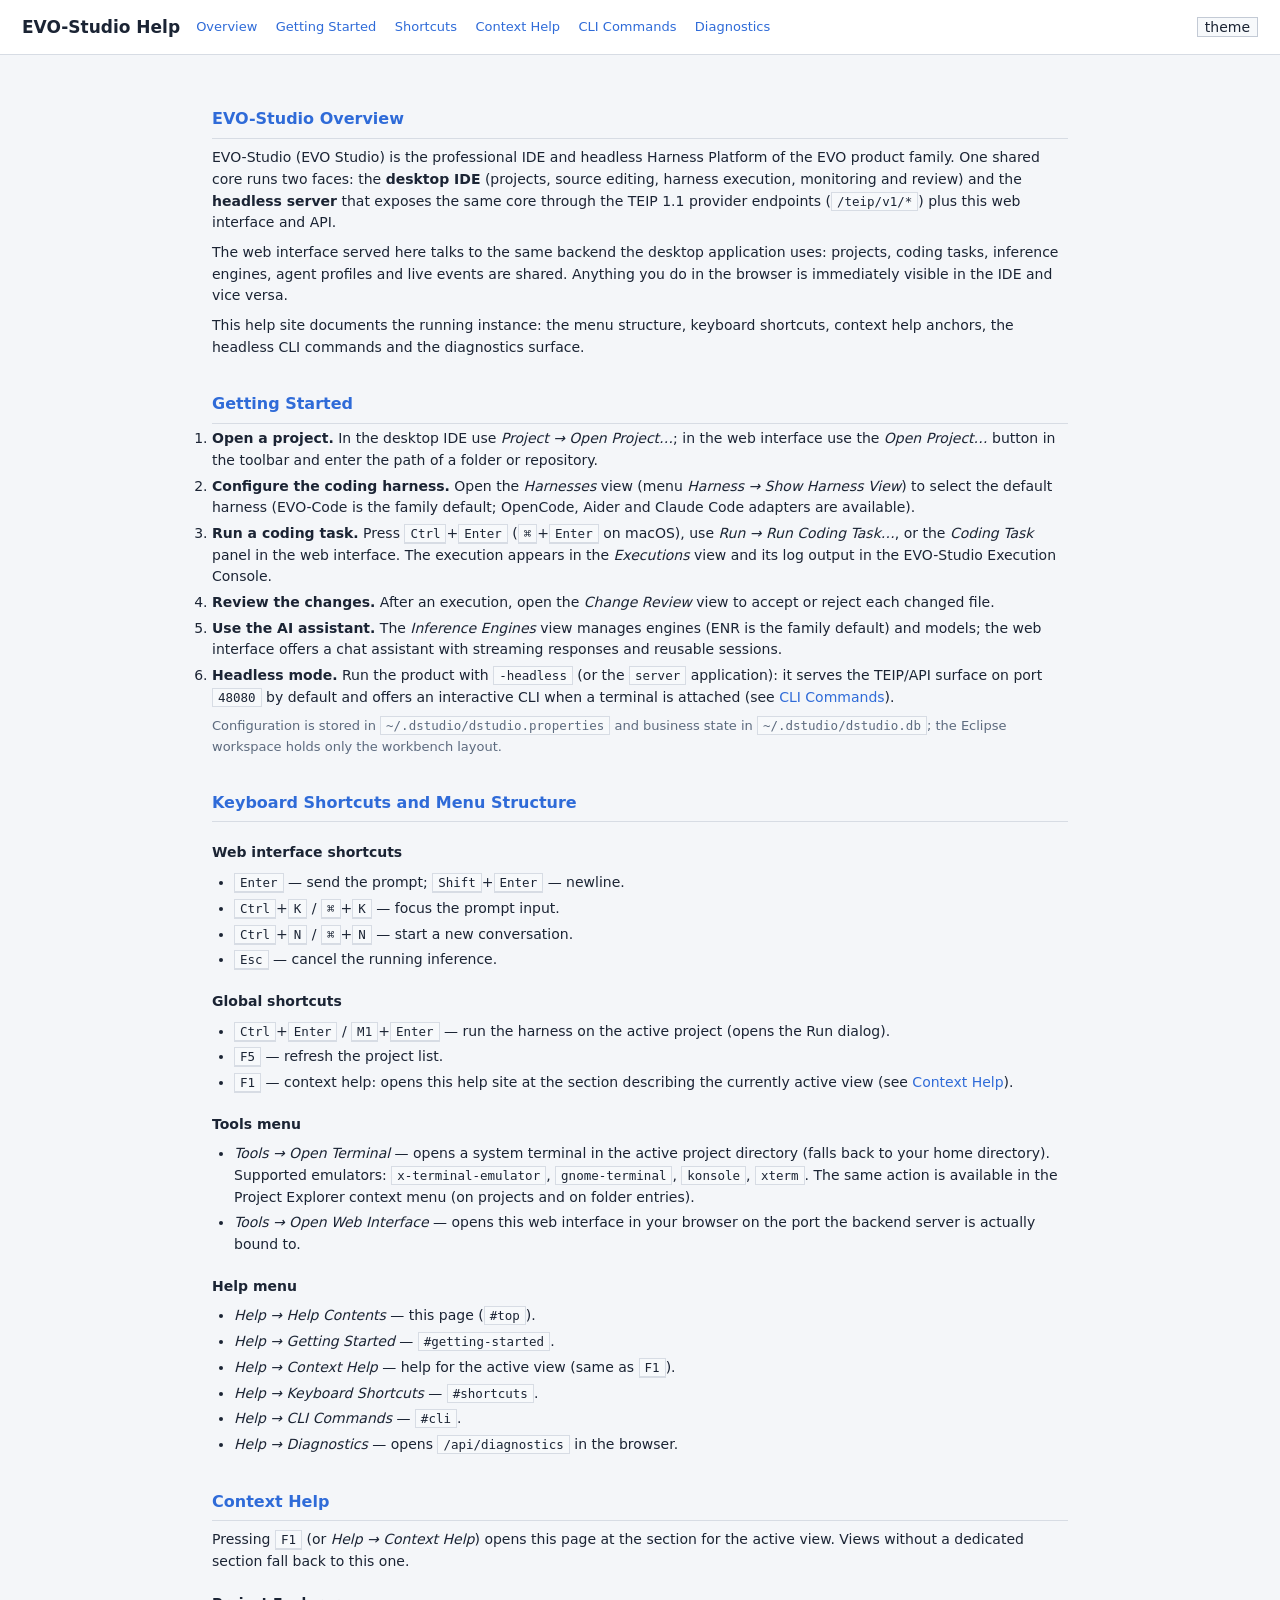
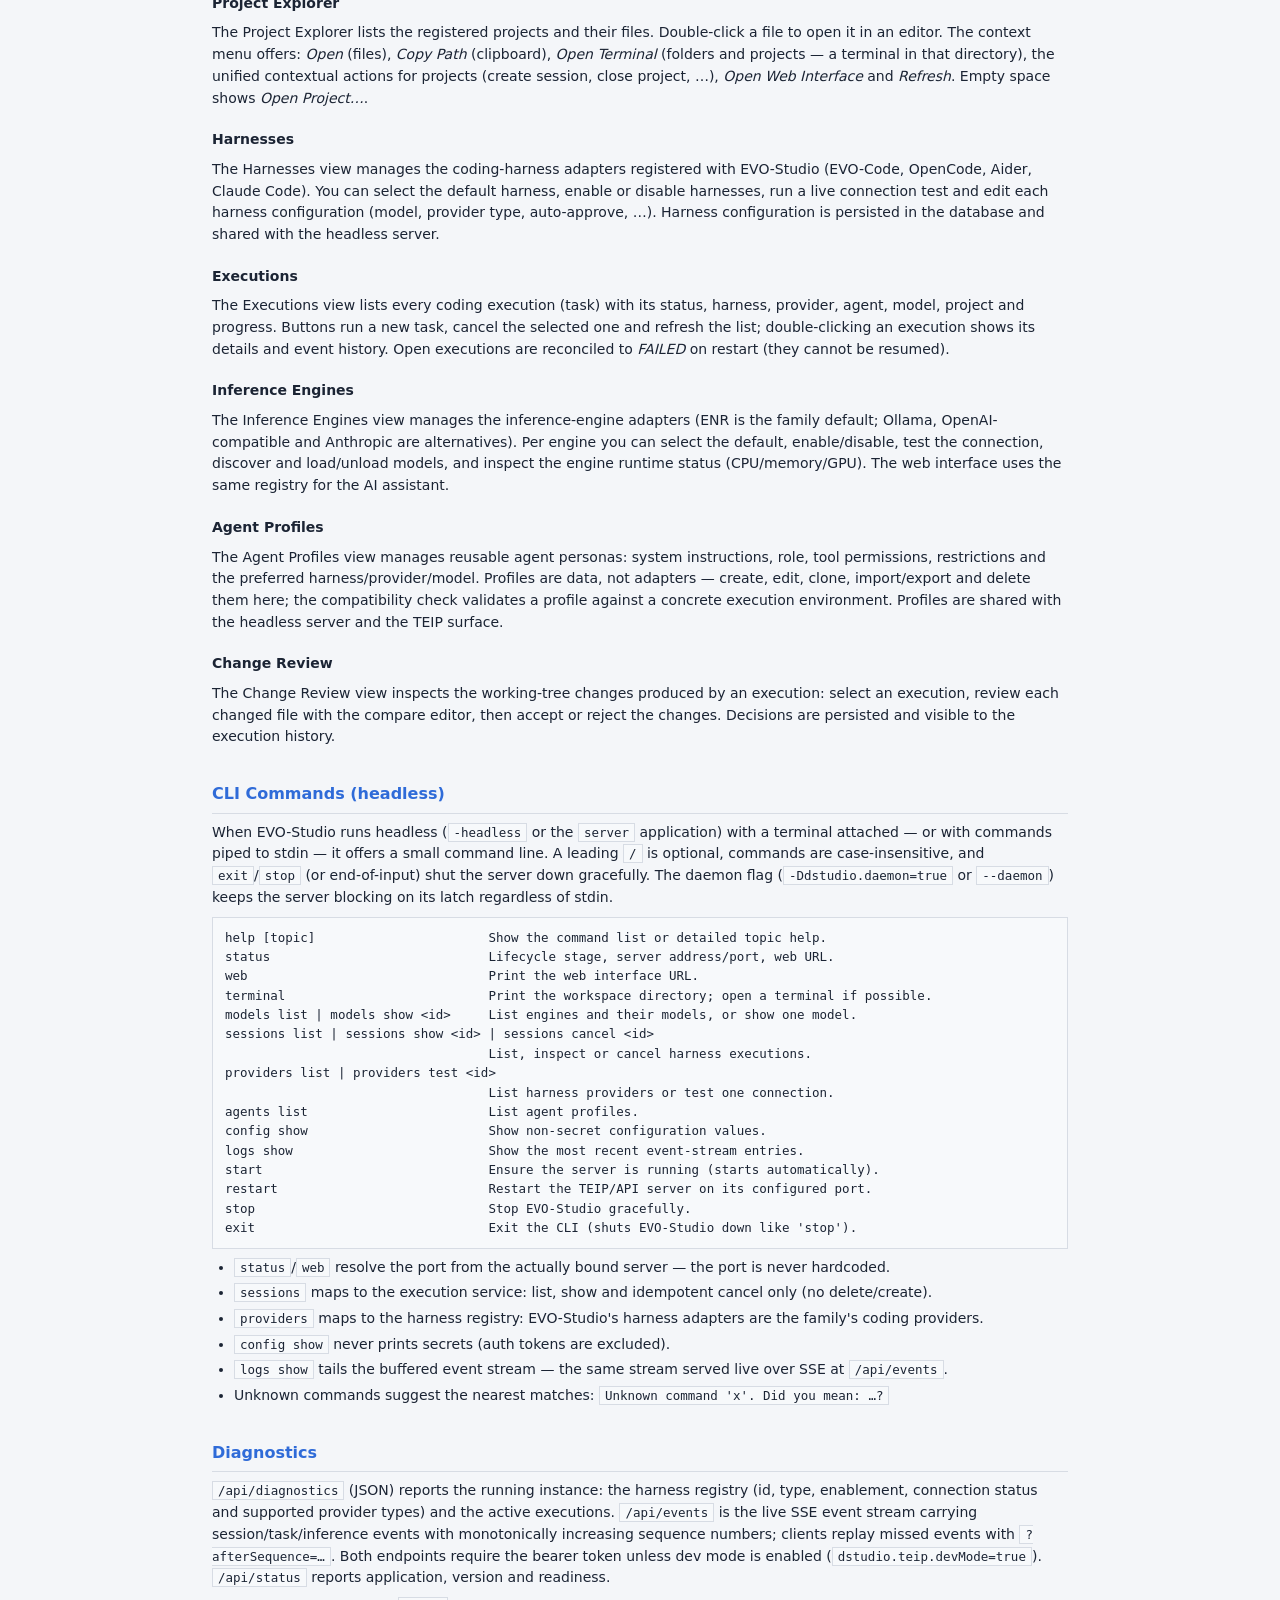
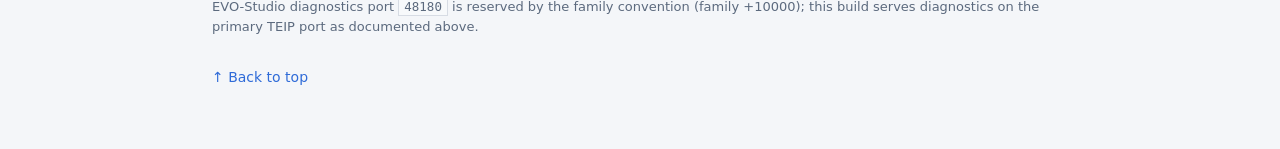
<file: plugins/eu.kalafatic.dstudio.teip/web/help.html>
<!DOCTYPE html>
<html lang="en" data-theme="light">
<head>
<meta charset="utf-8">
<meta name="viewport" content="width=device-width, initial-scale=1">
<title>EVO-Studio — Help</title>
<link rel="stylesheet" href="style.css">
<style>
/* Help-specific layout over the shared UPM design tokens in style.css. */
* { box-sizing: border-box; }
body {
  margin: 0; font-family: var(--sans, "Segoe UI", sans-serif); font-size: 14px;
  background: var(--bg); color: var(--text); line-height: 1.55;
}
header {
  padding: 14px 22px; background: var(--panel); border-bottom: 1px solid var(--border);
  position: sticky; top: 0; display: flex; align-items: center; gap: 16px; flex-wrap: wrap;
}
header h1 { font-size: 17px; margin: 0; font-weight: 600; }
header nav a { color: var(--accent); text-decoration: none; margin-right: 14px; font-size: 13px; }
header nav a:hover { text-decoration: underline; }
header .spacer { flex: 1; }
main { max-width: 900px; margin: 0 auto; padding: 18px 22px 60px; }
h2 {
  font-size: 16px; color: var(--accent); border-bottom: 1px solid var(--border);
  padding-bottom: 6px; margin-top: 34px;
}
h3 { font-size: 14px; margin: 20px 0 6px; color: var(--text); }
p { margin: 8px 0; }
code, kbd, pre {
  font-family: var(--mono); font-size: 12.5px;
  background: var(--panel2); border: 1px solid var(--border); border-radius: 4px;
  padding: 1px 5px;
}
pre { padding: 10px 12px; overflow-x: auto; }
pre code { border: none; background: none; padding: 0; }
kbd {
  background: var(--panel2); border-bottom-width: 2px; color: var(--text);
  white-space: nowrap;
}
ul { margin: 8px 0; padding-left: 22px; }
li { margin: 4px 0; }
.note { color: var(--muted); font-size: 13px; }
.back { display: inline-block; margin-top: 22px; color: var(--accent); text-decoration: none; }
.back:hover { text-decoration: underline; }
</style>
</head>
<body>
<header>
  <h1>EVO-Studio Help</h1>
  <nav>
    <a href="#top">Overview</a>
    <a href="#getting-started">Getting Started</a>
    <a href="#shortcuts">Shortcuts</a>
    <a href="#context">Context Help</a>
    <a href="#cli">CLI Commands</a>
    <a href="#diagnostics">Diagnostics</a>
  </nav>
  <span class="spacer"></span>
  <button id="btn-theme" class="btn btn-small" title="Toggle light/dark theme">theme</button>
</header>
<main>

<h2 id="top">EVO-Studio Overview</h2>
<p>EVO-Studio (EVO Studio) is the professional IDE and headless Harness Platform of the
EVO product family. One shared core runs two faces: the <strong>desktop IDE</strong>
(projects, source editing, harness execution, monitoring and review) and the
<strong>headless server</strong> that exposes the same core through the TEIP&nbsp;1.1
provider endpoints (<code>/teip/v1/*</code>) plus this web interface and API.</p>
<p>The web interface served here talks to the same backend the desktop application
uses: projects, coding tasks, inference engines, agent profiles and live events are
shared. Anything you do in the browser is immediately visible in the IDE and vice
versa.</p>
<p>This help site documents the running instance: the menu structure, keyboard
shortcuts, context help anchors, the headless CLI commands and the diagnostics
surface.</p>

<h2 id="getting-started">Getting Started</h2>
<ol>
  <li><strong>Open a project.</strong> In the desktop IDE use <em>Project → Open
      Project…</em>; in the web interface use the <em>Open Project…</em> button in the
      toolbar and enter the path of a folder or repository.</li>
  <li><strong>Configure the coding harness.</strong> Open the <em>Harnesses</em> view
      (menu <em>Harness → Show Harness View</em>) to select the default harness
      (EVO-Code is the family default; OpenCode, Aider and Claude Code adapters are
      available).</li>
  <li><strong>Run a coding task.</strong> Press <kbd>Ctrl</kbd>+<kbd>Enter</kbd>
      (<kbd>⌘</kbd>+<kbd>Enter</kbd> on macOS), use <em>Run → Run Coding Task…</em>, or
      the <em>Coding Task</em> panel in the web interface. The execution appears in the
      <em>Executions</em> view and its log output in the EVO-Studio Execution Console.</li>
  <li><strong>Review the changes.</strong> After an execution, open the
      <em>Change Review</em> view to accept or reject each changed file.</li>
  <li><strong>Use the AI assistant.</strong> The <em>Inference Engines</em> view
      manages engines (ENR is the family default) and models; the web interface offers
      a chat assistant with streaming responses and reusable sessions.</li>
  <li><strong>Headless mode.</strong> Run the product with
      <code>-headless</code> (or the <code>server</code> application): it serves the
      TEIP/API surface on port <code>48080</code> by default and offers an interactive
      CLI when a terminal is attached (see <a href="#cli">CLI Commands</a>).</li>
</ol>
<p class="note">Configuration is stored in <code>~/.dstudio/dstudio.properties</code>
and business state in <code>~/.dstudio/dstudio.db</code>; the Eclipse workspace holds
only the workbench layout.</p>

<h2 id="shortcuts">Keyboard Shortcuts and Menu Structure</h2>
<h3>Web interface shortcuts</h3>
<ul>
  <li><kbd>Enter</kbd> — send the prompt; <kbd>Shift</kbd>+<kbd>Enter</kbd> — newline.</li>
  <li><kbd>Ctrl</kbd>+<kbd>K</kbd> / <kbd>⌘</kbd>+<kbd>K</kbd> — focus the prompt input.</li>
  <li><kbd>Ctrl</kbd>+<kbd>N</kbd> / <kbd>⌘</kbd>+<kbd>N</kbd> — start a new conversation.</li>
  <li><kbd>Esc</kbd> — cancel the running inference.</li>
</ul>
<h3>Global shortcuts</h3>
<ul>
  <li><kbd>Ctrl</kbd>+<kbd>Enter</kbd> / <kbd>M1</kbd>+<kbd>Enter</kbd> — run the
      harness on the active project (opens the Run dialog).</li>
  <li><kbd>F5</kbd> — refresh the project list.</li>
  <li><kbd>F1</kbd> — context help: opens this help site at the section describing the
      currently active view (see <a href="#context">Context Help</a>).</li>
</ul>
<h3>Tools menu</h3>
<ul>
  <li><em>Tools → Open Terminal</em> — opens a system terminal in the active project
      directory (falls back to your home directory). Supported emulators:
      <code>x-terminal-emulator</code>, <code>gnome-terminal</code>,
      <code>konsole</code>, <code>xterm</code>. The same action is available in the
      Project Explorer context menu (on projects and on folder entries).</li>
  <li><em>Tools → Open Web Interface</em> — opens this web interface in your browser
      on the port the backend server is actually bound to.</li>
</ul>
<h3>Help menu</h3>
<ul>
  <li><em>Help → Help Contents</em> — this page (<code>#top</code>).</li>
  <li><em>Help → Getting Started</em> — <code>#getting-started</code>.</li>
  <li><em>Help → Context Help</em> — help for the active view (same as
      <kbd>F1</kbd>).</li>
  <li><em>Help → Keyboard Shortcuts</em> — <code>#shortcuts</code>.</li>
  <li><em>Help → CLI Commands</em> — <code>#cli</code>.</li>
  <li><em>Help → Diagnostics</em> — opens <code>/api/diagnostics</code> in the
      browser.</li>
</ul>

<h2 id="context">Context Help</h2>
<p>Pressing <kbd>F1</kbd> (or <em>Help → Context Help</em>) opens this page at the
section for the active view. Views without a dedicated section fall back to this one.</p>

<h3 id="explorer">Project Explorer</h3>
<p>The Project Explorer lists the registered projects and their files. Double-click a
file to open it in an editor. The context menu offers: <em>Open</em> (files),
<em>Copy Path</em> (clipboard), <em>Open Terminal</em> (folders and projects — a
terminal in that directory), the unified contextual actions for projects (create
session, close project, …), <em>Open Web Interface</em> and <em>Refresh</em>. Empty
space shows <em>Open Project…</em>.</p>

<h3 id="harness">Harnesses</h3>
<p>The Harnesses view manages the coding-harness adapters registered with EVO-Studio
(EVO-Code, OpenCode, Aider, Claude Code). You can select the default harness, enable or
disable harnesses, run a live connection test and edit each harness configuration
(model, provider type, auto-approve, …). Harness configuration is persisted in the
database and shared with the headless server.</p>

<h3 id="execution">Executions</h3>
<p>The Executions view lists every coding execution (task) with its status, harness,
provider, agent, model, project and progress. Buttons run a new task, cancel the
selected one and refresh the list; double-clicking an execution shows its details and
event history. Open executions are reconciled to <em>FAILED</em> on restart (they
cannot be resumed).</p>

<h3 id="inference">Inference Engines</h3>
<p>The Inference Engines view manages the inference-engine adapters (ENR is the family
default; Ollama, OpenAI-compatible and Anthropic are alternatives). Per engine you can
select the default, enable/disable, test the connection, discover and load/unload
models, and inspect the engine runtime status (CPU/memory/GPU). The web interface uses
the same registry for the AI assistant.</p>

<h3 id="agents">Agent Profiles</h3>
<p>The Agent Profiles view manages reusable agent personas: system instructions, role,
tool permissions, restrictions and the preferred harness/provider/model. Profiles are
data, not adapters — create, edit, clone, import/export and delete them here; the
compatibility check validates a profile against a concrete execution environment.
Profiles are shared with the headless server and the TEIP surface.</p>

<h3 id="review">Change Review</h3>
<p>The Change Review view inspects the working-tree changes produced by an execution:
select an execution, review each changed file with the compare editor, then accept or
reject the changes. Decisions are persisted and visible to the execution history.</p>

<h2 id="cli">CLI Commands (headless)</h2>
<p>When EVO-Studio runs headless (<code>-headless</code> or the <code>server</code>
application) with a terminal attached — or with commands piped to stdin — it offers a
small command line. A leading <code>/</code> is optional, commands are
case-insensitive, and <code>exit</code>/<code>stop</code> (or end-of-input) shut the
server down gracefully. The daemon flag (<code>-Ddstudio.daemon=true</code> or
<code>--daemon</code>) keeps the server blocking on its latch regardless of stdin.</p>
<pre><code>help [topic]                       Show the command list or detailed topic help.
status                             Lifecycle stage, server address/port, web URL.
web                                Print the web interface URL.
terminal                           Print the workspace directory; open a terminal if possible.
models list | models show &lt;id&gt;     List engines and their models, or show one model.
sessions list | sessions show &lt;id&gt; | sessions cancel &lt;id&gt;
                                   List, inspect or cancel harness executions.
providers list | providers test &lt;id&gt;
                                   List harness providers or test one connection.
agents list                        List agent profiles.
config show                        Show non-secret configuration values.
logs show                          Show the most recent event-stream entries.
start                              Ensure the server is running (starts automatically).
restart                            Restart the TEIP/API server on its configured port.
stop                               Stop EVO-Studio gracefully.
exit                               Exit the CLI (shuts EVO-Studio down like 'stop').
</code></pre>
<ul>
  <li><code>status</code>/<code>web</code> resolve the port from the actually bound
      server — the port is never hardcoded.</li>
  <li><code>sessions</code> maps to the execution service: list, show and idempotent
      cancel only (no delete/create).</li>
  <li><code>providers</code> maps to the harness registry: EVO-Studio's harness adapters
      are the family's coding providers.</li>
  <li><code>config show</code> never prints secrets (auth tokens are excluded).</li>
  <li><code>logs show</code> tails the buffered event stream — the same stream served
      live over SSE at <code>/api/events</code>.</li>
  <li>Unknown commands suggest the nearest matches:
      <code>Unknown command 'x'. Did you mean: …?</code></li>
</ul>

<h2 id="diagnostics">Diagnostics</h2>
<p><code>/api/diagnostics</code> (JSON) reports the running instance: the harness
registry (id, type, enablement, connection status and supported provider types) and
the active executions. <code>/api/events</code> is the live SSE event stream carrying
session/task/inference events with monotonically increasing sequence numbers; clients
replay missed events with <code>?afterSequence=…</code>. Both endpoints require the
bearer token unless dev mode is enabled (<code>dstudio.teip.devMode=true</code>).
<code>/api/status</code> reports application, version and readiness.</p>
<p class="note">EVO-Studio diagnostics port <code>48180</code> is reserved by the family
convention (family +10000); this build serves diagnostics on the primary TEIP port as
documented above.</p>

<a class="back" href="#top">↑ Back to top</a>
</main>
<script src="common.js"></script>
<script>
"use strict";
window.Inference.applyTheme("btn-theme");
</script>
</body>
</html>
</file>
<file: plugins/eu.kalafatic.dstudio.teip/web/style.css>
/* EVO-Studio inference workspace — single shared frontend (SWT Browser and external
   browser). Professional four-area layout with a light default and dark alternative. */
:root {
  color-scheme: light;
  /* UPM/DCode canonical light tokens (default theme) */
  --bg: #f4f6f9; --bg2: #eceff4; --panel: #ffffff; --panel2: #f7f9fb;
  --panel3: #eceff4; --border: #d7dce4; --border-strong: #c3cad5;
  --text: #1b2434; --muted: #5c6a7e; --faint: #8b96a8;
  --accent: #2f6bd8; --accent-soft: #e8effa; --accent2: #7048c8;
  --sel: #e8effa; --ok: #1f8a4c; --ok-soft: #e7f4ec; --warn: #a86a00;
  --warn-soft: #fdf3e2; --err: #c23b2e; --err-soft: #fbeceb; --info: #2b7fbe;
  --shadow: 0 1px 2px rgba(16, 24, 40, .06);
  --code: #f7f9fb;
  --mono: "JetBrains Mono", "Fira Code", "Cascadia Code", "DejaVu Sans Mono",
    Consolas, monospace;
  --sans: "Inter", "Segoe UI", "DejaVu Sans", system-ui, sans-serif;
}
[data-theme="dark"] {
  color-scheme: dark;
  --bg: #12161f; --bg2: #181d29; --panel: #1c2230; --panel2: #232b3c;
  --panel3: #2a3242; --border: #2e394c; --border-strong: #3c4a61;
  --text: #e7ebf3; --muted: #93a0b4; --faint: #6b7789;
  --accent: #5b8feb; --accent-soft: #24344e; --accent2: #a58cd9;
  --sel: #26334c; --ok: #46c58a; --ok-soft: #1d3a2c; --warn: #e2ad4e;
  --warn-soft: #3d3320; --err: #ef7a6f; --err-soft: #432422; --info: #62b6ea;
  --shadow: 0 1px 2px rgba(0, 0, 0, .3);
  --code: #10131a;
}

* { box-sizing: border-box; margin: 0; padding: 0; }
[hidden] { display: none !important; }
html, body { height: 100%; }
body {
  background: var(--bg); color: var(--text); font-family: var(--sans);
  font-size: 13px; line-height: 1.45; display: flex; flex-direction: column;
  overflow: hidden;
}
button { font: inherit; color: inherit; background: none; border: none; cursor: pointer; }
select, input, textarea { font: inherit; color: var(--text); }
a { color: var(--accent); text-decoration: none; }

/* ---- generic buttons ---- */
.btn {
  display: inline-flex; align-items: center; gap: 4px;
  height: var(--evo-ctl-h); padding: 0 10px; line-height: 1;
  font-size: var(--evo-ctl-fs); color: var(--text); background: var(--panel2);
  border: 1px solid var(--border-strong); border-radius: 5px;
  cursor: pointer; white-space: nowrap;
}
.btn:hover { border-color: var(--accent); color: var(--accent); }
.btn-primary { background: var(--accent); border-color: var(--accent); color: #fff; }
.btn-primary:hover { background: var(--accent); color: #fff; filter: brightness(1.06); }
.btn-danger { background: var(--err); border-color: var(--err); color: #fff; }
.btn-danger:hover { color: #fff; filter: brightness(1.06); }
.btn-small { height: 20px; padding: 0 7px; font-size: var(--evo-ctl-fs-sm); }
.btn-block { width: 100%; justify-content: center; }
.btn:disabled { opacity: .45; cursor: not-allowed; }
.icon-btn {
  width: var(--evo-ctl-h); height: var(--evo-ctl-h);
  display: inline-flex; align-items: center;
  justify-content: center; border-radius: 5px; color: var(--muted);
  font-size: 13px; line-height: 1;
}
.icon-btn:hover { background: var(--panel2); color: var(--text); }
.muted { color: var(--faint); font-size: 11px; }

/* ---- A. application header ---- */
#app-header {
  height: 40px; flex: none; display: flex; align-items: center;
  gap: 10px; padding: 0 var(--evo-gutter);
  background: var(--panel); border-bottom: 1px solid var(--border);
}
.header-left { display: flex; align-items: center; gap: 8px; }
.brand-mark { color: var(--accent); font-size: 16px; }
.brand-name { font-weight: 700; letter-spacing: .3px; }
.header-center {
  display: flex; align-items: center; gap: 12px; flex: 1; min-width: 0;
}
.header-field { display: flex; align-items: center; gap: var(--evo-ctl-gap); min-width: 0; }
.header-select { display: flex; align-items: center; gap: var(--evo-ctl-gap); }
.header-field-label {
  flex: none; width: var(--evo-label-col); min-width: var(--evo-label-col);
  text-align: right;
  font-size: 10px; line-height: 1;
  text-transform: uppercase; letter-spacing: .4px; color: var(--faint);
  white-space: nowrap;
}
.header-field-value {
  max-width: 180px; overflow: hidden; text-overflow: ellipsis; white-space: nowrap;
  color: var(--text); line-height: 1;
}
.header-select select {
  height: var(--evo-ctl-h); width: var(--evo-combo-w); max-width: var(--evo-combo-w);
  background: var(--panel2); border: 1px solid var(--border-strong);
  border-radius: 5px; padding: 0 6px; font-size: var(--evo-ctl-fs);
}
.header-right { display: flex; align-items: center; gap: var(--evo-ctl-gap); }
.context-usage { font-size: 11px; color: var(--faint); padding: 2px 6px; line-height: 1; }
.build-badge {
  font-size: 10px; color: var(--faint); font-family: var(--mono);
  padding: 2px 6px; line-height: 20px; border: 1px solid var(--border); border-radius: 4px;
}
.conn { font-size: 12px; color: var(--faint); white-space: nowrap; padding: 0 4px; }
.conn.connected, .conn.online { color: var(--ok); }
.conn.reconnecting { color: var(--warn); }
.conn.disconnected, .conn.offline { color: var(--err); }
.spacer { flex: 1; }

/* ---- dropdown menu ---- */
.menu {
  position: fixed; z-index: 200; background: var(--panel);
  border: 1px solid var(--border-strong); border-radius: 6px;
  box-shadow: var(--shadow); padding: 4px; min-width: 160px;
}
.menu button {
  display: block; width: 100%; text-align: left; padding: 6px 10px;
  border-radius: 4px; font-size: 12px;
}
.menu button:hover { background: var(--panel2); }
.menu button.danger { color: var(--err); }

/* ---- app body / three columns ---- */
#app-body { flex: 1; display: flex; min-width: 0; min-height: 0; }

/* ---- B. left sidebar ---- */
#left-sidebar {
  width: 260px; flex: none; display: flex; flex-direction: column;
  background: var(--panel); border-right: 1px solid var(--border);
  min-height: 0;
}
body.sidebar-collapsed #left-sidebar { display: none; }
#new-session-btn { margin: 8px var(--evo-gutter) 6px; width: auto; align-self: stretch; }
.list-search {
  height: var(--evo-ctl-h); padding: 0 8px; margin: 0 var(--evo-gutter) 8px;
  border: 1px solid var(--border-strong);
  border-radius: 5px; background: var(--bg); font-size: var(--evo-ctl-fs); width: auto;
}
#left-nav { padding: 0 var(--evo-gutter); }
.nav-group-label {
  font-size: 10px; text-transform: uppercase; letter-spacing: .5px;
  color: var(--faint); padding: 8px 8px 3px;
}
.nav-group { display: flex; flex-direction: column; gap: 1px; }
.nav-btn {
  height: var(--evo-ctl-h); padding: 0 8px; display: flex; align-items: center;
  border-radius: 5px; font-size: var(--evo-ctl-fs);
  color: var(--muted);
}
.nav-btn:hover { background: var(--panel2); color: var(--text); }
.nav-btn.active { background: var(--accent-soft); color: var(--accent); }
.sidebar-content { flex: 1; overflow-y: auto; padding: 6px var(--evo-gutter) 12px; min-height: 0; }

.section-head {
  display: flex; align-items: center; justify-content: space-between;
  padding: 4px 2px 6px; font-size: 12px; font-weight: 600;
}
.item-list { display: flex; flex-direction: column; gap: 1px; }
.item {
  display: flex; align-items: center; gap: 6px; padding: 4px 8px;
  border-radius: 5px; cursor: pointer;
}
.item:hover { background: var(--panel2); }
.item.active { background: var(--accent-soft); }
.item.active .item-title { color: var(--accent); }
.item-body { flex: 1; min-width: 0; }
.item-title {
  font-size: 12px; font-weight: 500; white-space: nowrap; overflow: hidden;
  text-overflow: ellipsis;
}
.item-sub { font-size: 11px; color: var(--faint); white-space: nowrap; overflow: hidden; text-overflow: ellipsis; }

/* ---- C. main workspace ---- */
#main-workspace { flex: 1; display: flex; flex-direction: column; min-width: 0; min-height: 0; }
#workspace-row { flex: 1; display: flex; min-width: 0; min-height: 0; }
.workspace-panel { display: flex; flex-direction: column; min-height: 0; }
#conversation-panel { flex: 1; min-width: 0; }

.chat {
  flex: 1; overflow-y: auto; padding: 14px var(--evo-content-gutter); min-height: 0;
}
.panel-scroll { overflow-y: auto; flex: 1; min-height: 0; }
.panel-head {
  display: flex; align-items: center; justify-content: space-between;
  height: 28px; padding: 0 10px; border-bottom: 1px solid var(--border); flex: none;
}
.panel-head-title { font-size: 12px; font-weight: 600; }

/* changes / diff panel */
#changes-panel {
  width: 40%; flex: none; border-left: 1px solid var(--border);
  background: var(--panel); resize: horizontal; overflow: hidden; min-width: 260px;
}

/* ---- messages ---- */
.msg { padding: 4px 0 12px; }
.msg-head { display: flex; align-items: center; gap: 8px; margin-bottom: 2px; }
.who {
  font-size: 11px; font-weight: 600; text-transform: uppercase; letter-spacing: .4px;
  color: var(--faint);
}
.msg.user .who { color: var(--accent); }
.msg.assistant .who { color: var(--accent2); }
.msg-time { font-size: 10px; color: var(--faint); }
.msg-actions { display: inline-flex; gap: 4px; }
.msg-action {
  font-size: 10px; color: var(--faint); padding: 1px 5px; border-radius: 3px;
  opacity: 0;
}
.msg:hover .msg-action { opacity: 1; }
.msg-action:hover { background: var(--panel2); color: var(--text); }
.msg .text { font-size: 13px; }
.msg .text p { margin: 4px 0; }
.msg .text ul, .msg .text ol { margin: 4px 0 4px 20px; }
.msg .text li { margin: 2px 0; }
.msg .text strong { font-weight: 600; }

.placeholder {
  display: flex; flex-direction: column; align-items: center; justify-content: center;
  height: 100%; color: var(--faint); text-align: center; padding: 24px;
}
.placeholder-title { font-size: 16px; font-weight: 600; color: var(--muted); margin-bottom: 8px; }
.placeholder-text { max-width: 420px; font-size: 13px; }

/* code blocks */
.md-code-head {
  display: flex; align-items: center; justify-content: space-between;
  background: var(--panel2); border: 1px solid var(--border);
  border-bottom: none; border-radius: 6px 6px 0 0; padding: 4px 10px; margin-top: 6px;
}
.md-code-head span { font-size: 11px; color: var(--faint); font-family: var(--mono); }
.md-copy { font-size: 11px; color: var(--faint); }
.md-copy:hover { color: var(--text); }
pre { background: var(--code); border: 1px solid var(--border); border-radius: 0 0 6px 6px;
  padding: 10px 12px; overflow-x: auto; font-family: var(--mono); font-size: 12.5px; }
pre code { background: none; border: none; padding: 0; }
.md-inline {
  background: var(--panel2); border: 1px solid var(--border); border-radius: 3px;
  padding: 0 4px; font-family: var(--mono); font-size: 12px;
}
.syn-kw { color: #9c2bd4; font-weight: 600; }
.syn-str { color: #b04a00; }
.syn-com { color: #7a8a99; font-style: italic; }
.syn-num { color: #0f7d6c; }
.syn-type { color: #2563a0; }
.syn-fn { color: #1a7f37; }
[data-theme="dark"] .syn-kw { color: #c58bff; }
[data-theme="dark"] .syn-str { color: #f0a36a; }
[data-theme="dark"] .syn-com { color: #7a8a99; }
[data-theme="dark"] .syn-num { color: #6bc6b6; }
[data-theme="dark"] .syn-type { color: #82b7e8; }
[data-theme="dark"] .syn-fn { color: #8fdd9f; }

/* ---- D. bottom composer ---- */
/* Structure and visuals come from the shared .evo-composer* layer in
   shared/shell.css so EVO-Studio and EVO-Code render an identical composer.
   Only the product-specific context attachment combo is defined here. */
.context-select {
  height: var(--evo-ctl-h); padding: 0 6px;
  background: var(--panel2); border: 1px solid var(--border-strong);
  border-radius: 5px; font-size: var(--evo-ctl-fs); width: var(--evo-combo-w); max-width: var(--evo-combo-w);
}

.attachments { display: flex; flex-wrap: wrap; gap: 6px; padding: 0 0 6px; }
.attachment-chip {
  display: inline-flex; align-items: center; gap: 6px; background: var(--accent-soft);
  border: 1px solid var(--accent); border-radius: 5px; padding: 2px 6px; font-size: 11px;
  color: var(--accent);
}
.attachment-name { font-weight: 600; }
.attachment-path { color: var(--faint); font-family: var(--mono); font-size: 10px; }
.attachment-remove { color: var(--accent); font-size: 13px; padding: 0 2px; }
.attachment-remove:hover { color: var(--err); }

/* ---- contextual inspector ---- */
#inspector {
  width: 300px; flex: none; display: flex; flex-direction: column;
  background: var(--panel); border-left: 1px solid var(--border); min-height: 0;
  resize: horizontal; overflow: hidden; min-width: 220px;
}
.inspector-tabs {
  display: flex; align-items: center; gap: 2px; padding: 4px 6px;
  border-bottom: 1px solid var(--border); flex: none;
}
.insp-tab {
  height: var(--evo-ctl-h-sm); padding: 0 8px; display: inline-flex;
  align-items: center; border-radius: 4px; font-size: var(--evo-ctl-fs-sm); color: var(--muted);
}
.insp-tab:hover { background: var(--panel2); }
.insp-tab.active { background: var(--accent-soft); color: var(--accent); }
#inspector-content { flex: 1; min-height: 0; padding: 8px; }

/* context key/value */
.ctx-title { font-size: 13px; font-weight: 600; margin-bottom: 6px; }
.ctx-kv { display: flex; gap: 8px; font-size: 12px; padding: 2px 0; }
.ctx-kv .k { color: var(--faint); min-width: 72px; }
.ctx-kv .v { color: var(--text); word-break: break-word; }
.ctx-sub { font-size: 11px; color: var(--faint); }
.ctx-files-head { display: flex; align-items: center; gap: 6px; margin: 4px 0; }
.file-row {
  display: flex; align-items: center; justify-content: space-between; gap: 6px;
  padding: 2px 0; cursor: pointer; font-size: 12px;
}
.file-row:hover { background: var(--panel2); }
.file-name { overflow: hidden; text-overflow: ellipsis; white-space: nowrap; }
.file-name.dir { color: var(--accent); }
.file-actions { display: inline-flex; gap: 4px; }
.file-preview {
  background: var(--code); border: 1px solid var(--border); border-radius: 4px;
  padding: 8px; font-family: var(--mono); font-size: 11px; overflow-x: auto;
  max-height: 300px; overflow-y: auto; margin-top: 6px;
}
.empty-note { color: var(--faint); font-size: 12px; padding: 8px 2px; }
.activity-log { font-size: 11px; }
.activity-line { color: var(--muted); font-family: var(--mono); font-size: 10.5px; padding: 1px 0; }

/* ---- coding-task pane (tasks.js) ---- */
.badge {
  display: inline-block; font-size: 10px; font-weight: 600; letter-spacing: .3px;
  padding: 0 6px; border-radius: 3px; border: 1px solid var(--border-strong);
  color: var(--muted);
}
.badge.ok { color: var(--ok); border-color: var(--ok); }
.badge.err { color: var(--err); border-color: var(--err); }
.badge.info { color: var(--info); border-color: var(--info); }
.panel {
  background: var(--panel); border: 1px solid var(--border); border-radius: 6px;
  padding: 8px; margin-bottom: 8px; display: flex; flex-direction: column; gap: 6px;
}
.panel-title { font-size: 12px; font-weight: 600; }
.panel select, .panel textarea {
  background: var(--bg); border: 1px solid var(--border-strong);
  border-radius: 5px; padding: 4px 8px; font-size: var(--evo-ctl-fs); width: 100%;
}
.panel select { height: var(--evo-ctl-h); padding: 0 8px; }
.task-events { margin-top: 4px; }
.ev-line {
  font-family: var(--mono); font-size: 11px; color: var(--muted);
  white-space: pre-wrap; word-break: break-word; padding: 1px 0;
}
.ev-line .ts { color: var(--faint); }
.diff-view {
  background: var(--code); border: 1px solid var(--border); border-radius: 4px;
  padding: 8px; font-family: var(--mono); font-size: 11px; overflow-x: auto;
  max-height: 320px; overflow-y: auto; margin-top: 4px;
}
.task-actions { margin-top: 8px; }

/* ---- bottom panel (console / events / problems) ---- */
#bottom-panel {
  flex: none; height: 160px; display: flex; flex-direction: column;
  background: var(--panel); border-top: 1px solid var(--border);
}
.bottom-tabs {
  display: flex; align-items: center; gap: 2px; height: 28px; padding: 0 8px;
  border-bottom: 1px solid var(--border); flex: none;
}
.bottom-tab {
  height: var(--evo-ctl-h-sm); padding: 0 10px; display: inline-flex; align-items: center;
  border-radius: 4px; font-size: var(--evo-ctl-fs-sm); color: var(--muted);
}
.bottom-tab:hover { background: var(--panel2); }
.bottom-tab.active { background: var(--accent-soft); color: var(--accent); }
.console-controls { display: flex; gap: 4px; }
.console-chip { height: 20px; font-size: var(--evo-ctl-fs-sm); color: var(--muted); padding: 0 8px; border-radius: 4px; }
.console-chip:hover { background: var(--panel2); }
.console-chip.active { color: var(--accent); }
#bottom-content { flex: 1; min-height: 0; position: relative; }
.bottom-pane { position: absolute; inset: 0; overflow-y: auto; padding: 6px 10px; display: none; }
.bottom-pane.active { display: block; }
.log-line { font-family: var(--mono); font-size: 11.5px; white-space: pre-wrap; word-break: break-word; }
.log-line .ts { color: var(--faint); }
.console-tag { font-weight: 600; }
.console-tag-info { color: var(--info); }
.console-tag-error { color: var(--err); }
.console-tag-warning { color: var(--warn); }
.console-tag-success, .console-tag-inference { color: var(--ok); }
.ev, .problem { font-family: var(--mono); font-size: 11px; color: var(--muted); white-space: pre-wrap; }
.problem { color: var(--err); }

/* ---- statusbar ---- */
#statusbar {
  flex: none; display: flex; align-items: center; gap: 14px;
  height: 22px; padding: 0 var(--evo-gutter); background: var(--panel); border-top: 1px solid var(--border);
  font-size: 11px; color: var(--faint);
}
.sb-item { white-space: nowrap; }

/* ---- toast / modal ---- */
.toast {
  position: fixed; bottom: 30px; left: 50%; transform: translateX(-50%);
  background: var(--panel); border: 1px solid var(--border-strong);
  border-radius: 6px; padding: 8px 14px; box-shadow: var(--shadow); z-index: 300;
  font-size: 12px;
}
.toast.error { border-color: var(--err); color: var(--err); }

.modal-overlay {
  position: fixed; inset: 0; background: rgba(16, 20, 30, .4); z-index: 400;
  display: flex; align-items: center; justify-content: center;
}
.modal {
  background: var(--panel); border: 1px solid var(--border-strong); border-radius: 8px;
  box-shadow: 0 10px 30px rgba(0,0,0,.25); padding: 16px; width: 360px;
}
.modal-title { font-size: 14px; font-weight: 600; margin-bottom: 8px; }
.modal-text { font-size: 12px; color: var(--muted); margin-bottom: 12px; }
.modal input {
  width: 100%; height: var(--evo-ctl-h); padding: 0 8px; border: 1px solid var(--border-strong);
  border-radius: 5px; background: var(--bg); margin-bottom: 12px;
}
.modal-actions { display: flex; justify-content: flex-end; gap: 8px; }
.modal-actions button { height: var(--evo-ctl-h); padding: 0 12px; border-radius: 5px; font-size: var(--evo-ctl-fs); }
.modal-actions button.primary { background: var(--accent); color: #fff; }
.modal-actions button.danger { background: var(--err); color: #fff; }

/* ---- responsive ---- */
@media (max-width: 900px) {
  #left-sidebar { width: 220px; }
  #inspector { width: 240px; }
}
@media (max-width: 720px) {
  #inspector { display: none; }
  .header-field { display: none; }
}

/* Example prompt chips on the empty conversation screen */
.placeholder-examples {
  display: flex;
  flex-wrap: wrap;
  gap: 8px;
  justify-content: center;
  margin-top: 16px;
}
.placeholder-chip {
  border-radius: 999px;
  height: var(--evo-ctl-h);
  padding: 0 12px;
  font-size: var(--evo-ctl-fs);
  background: var(--panel2, #1c2230);
  color: var(--text, #e7ebf3);
  border: 1px solid var(--border, #2e394c);
}
.placeholder-chip:hover {
  border-color: var(--accent, #5b8feb);
  color: var(--accent, #5b8feb);
}

/* =====================================================================
 * EVO STRICT SQUARE DESIGN (v1)
 * One centralized rule: no rounded corners anywhere in the product UI —
 * inputs, buttons, selects, tabs, cards, dialogs, pills, avatars, panels.
 * ===================================================================== */
*, *::before, *::after {
    border-radius: 0 !important;
}

/* ===== Responsive header: single row, no overlap, graceful shrink ===== */
#app-header { flex-wrap: nowrap; }
#app-header .header-left { flex: none; }
#app-header .header-center { flex: 1 1 auto; min-width: 0; overflow: hidden; }
#app-header .header-field,
#app-header .header-select { min-width: 0; flex: 1 1 auto; overflow: hidden; }
#app-header .header-field-value { min-width: 0; max-width: 100%; }
#app-header .header-select select { min-width: 0; width: 100%; max-width: 100%; text-overflow: ellipsis; }
#app-header .header-right { flex: none; }
@media (max-width: 1100px) {
  #app-header .header-field,
  #app-header .header-field-label { display: none; }
}
@media (max-width: 860px) {
  #app-header .header-right .context-usage,
  #app-header .header-right .build-badge,
  #app-header .header-right #btn-auth,
  #app-header .header-right #btn-help { display: none; }
}
</file>
